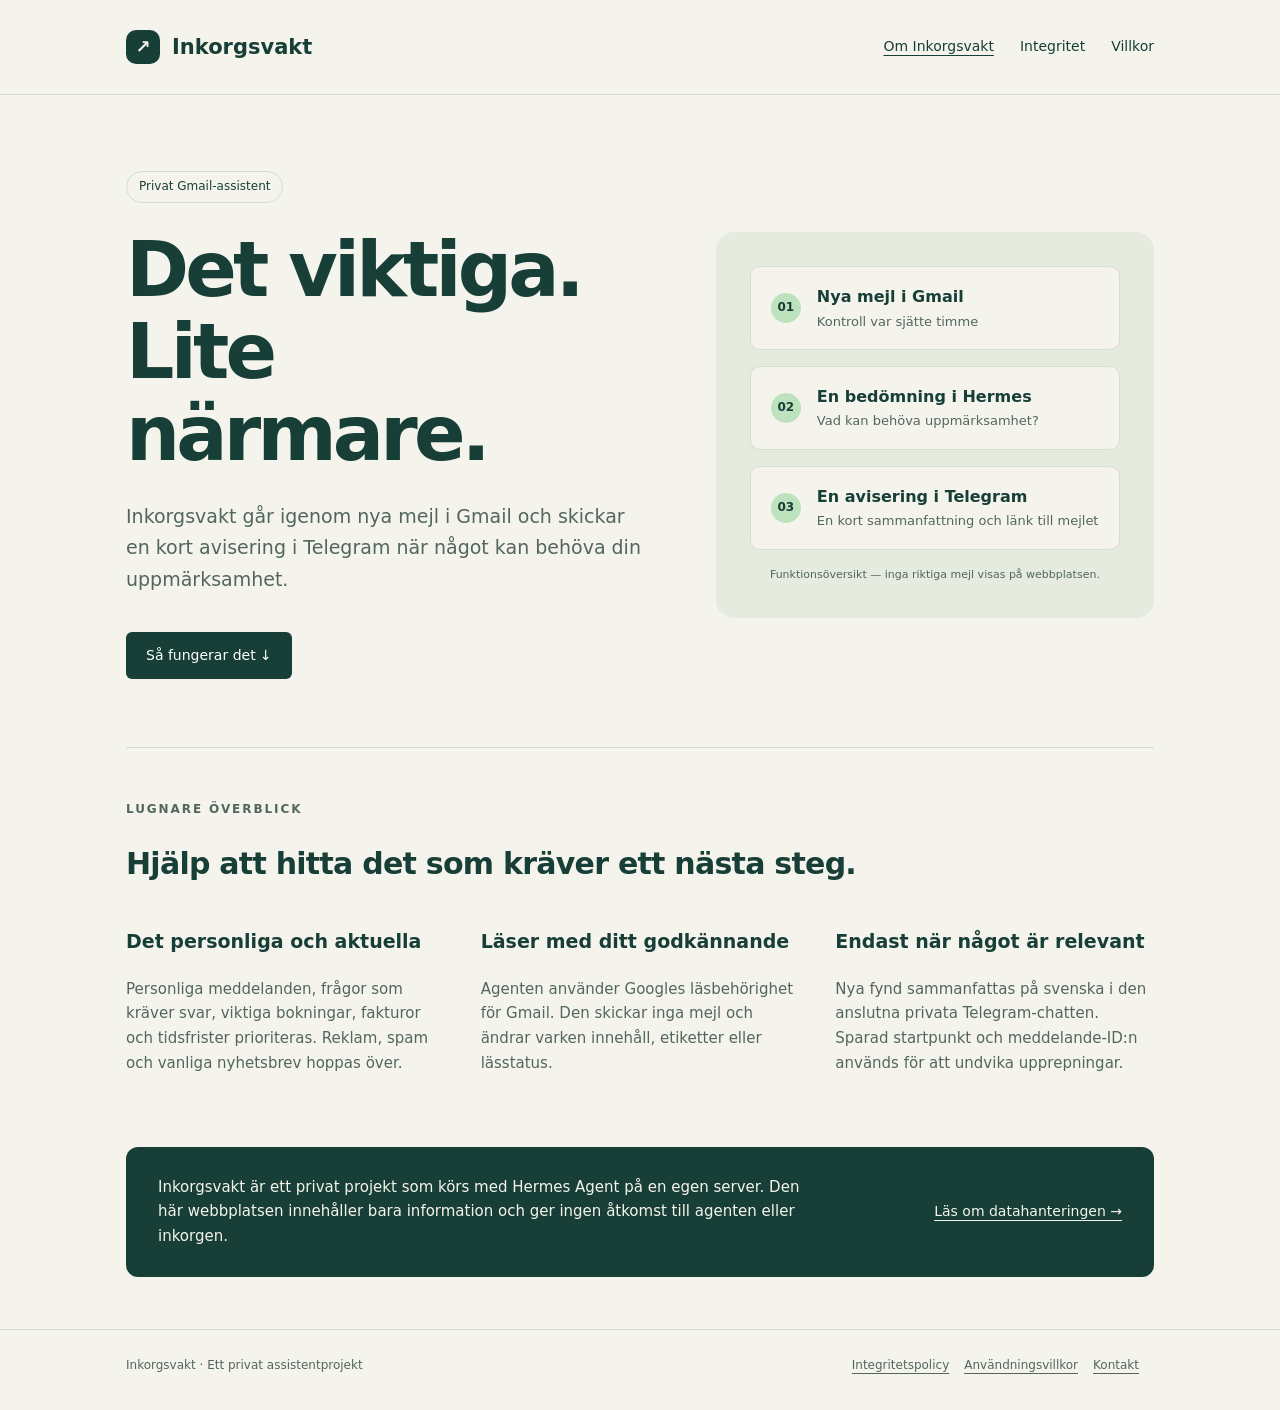
<file: index.html>
<!doctype html><html lang="sv"><head><meta charset="utf-8"><meta name="viewport" content="width=device-width, initial-scale=1"><meta name="description" content="Inkorgsvakt är en privat Gmail-assistent som uppmärksammar viktiga nya mejl via Telegram. Läs om funktion och datahantering."><meta name="theme-color" content="#173f37"><title>Om Inkorgsvakt · Inkorgsvakt</title><link rel="stylesheet" href="style.css"></head><body><a class="skip" href="#main">Hoppa till innehållet</a><header><div class="wrap header"><a class="brand" href="./"><span class="mark" aria-hidden="true">↗</span> Inkorgsvakt</a><nav aria-label="Huvudmeny"><a href="./" aria-current="page">Om Inkorgsvakt</a><a href="integritet.html">Integritet</a><a href="villkor.html">Villkor</a></nav></div></header><main id="main" class="wrap"><section class="hero"><div><span class="pill">Privat Gmail-assistent</span><h1>Det viktiga.<br>Lite närmare.</h1><p class="lead">Inkorgsvakt går igenom nya mejl i Gmail och skickar en kort avisering i Telegram när något kan behöva din uppmärksamhet.</p><a class="button" href="#sa-fungerar-det">Så fungerar det <span aria-hidden="true">↓</span></a></div><div class="visual" aria-label="Flöde: Gmail, bedömning i Hermes och avisering i Telegram"><div class="flow"><span class="num">01</span><div><b>Nya mejl i Gmail</b><small>Kontroll var sjätte timme</small></div></div><div class="flow"><span class="num">02</span><div><b>En bedömning i Hermes</b><small>Vad kan behöva uppmärksamhet?</small></div></div><div class="flow"><span class="num">03</span><div><b>En avisering i Telegram</b><small>En kort sammanfattning och länk till mejlet</small></div></div><p class="visual-caption">Funktionsöversikt — inga riktiga mejl visas på webbplatsen.</p></div></section><section class="section" id="sa-fungerar-det"><p class="eyebrow">Lugnare överblick</p><h2>Hjälp att hitta det som kräver ett nästa steg.</h2><div class="grid"><div><h3>Det personliga och aktuella</h3><p>Personliga meddelanden, frågor som kräver svar, viktiga bokningar, fakturor och tidsfrister prioriteras. Reklam, spam och vanliga nyhetsbrev hoppas över.</p></div><div><h3>Läser med ditt godkännande</h3><p>Agenten använder Googles läsbehörighet för Gmail. Den skickar inga mejl och ändrar varken innehåll, etiketter eller lässtatus.</p></div><div><h3>Endast när något är relevant</h3><p>Nya fynd sammanfattas på svenska i den anslutna privata Telegram-chatten. Sparad startpunkt och meddelande-ID:n används för att undvika upprepningar.</p></div></div></section><aside class="note"><p>Inkorgsvakt är ett privat projekt som körs med Hermes Agent på en egen server. Den här webbplatsen innehåller bara information och ger ingen åtkomst till agenten eller inkorgen.</p><a href="integritet.html">Läs om datahanteringen →</a></aside></main><footer><div class="wrap footer"><span>Inkorgsvakt · Ett privat assistentprojekt</span><div><a href="integritet.html">Integritetspolicy</a><a href="villkor.html">Användningsvillkor</a><a href="https://github.com/perre78/inkorgsvakt/issues">Kontakt</a></div></div></footer></body></html>
</file>
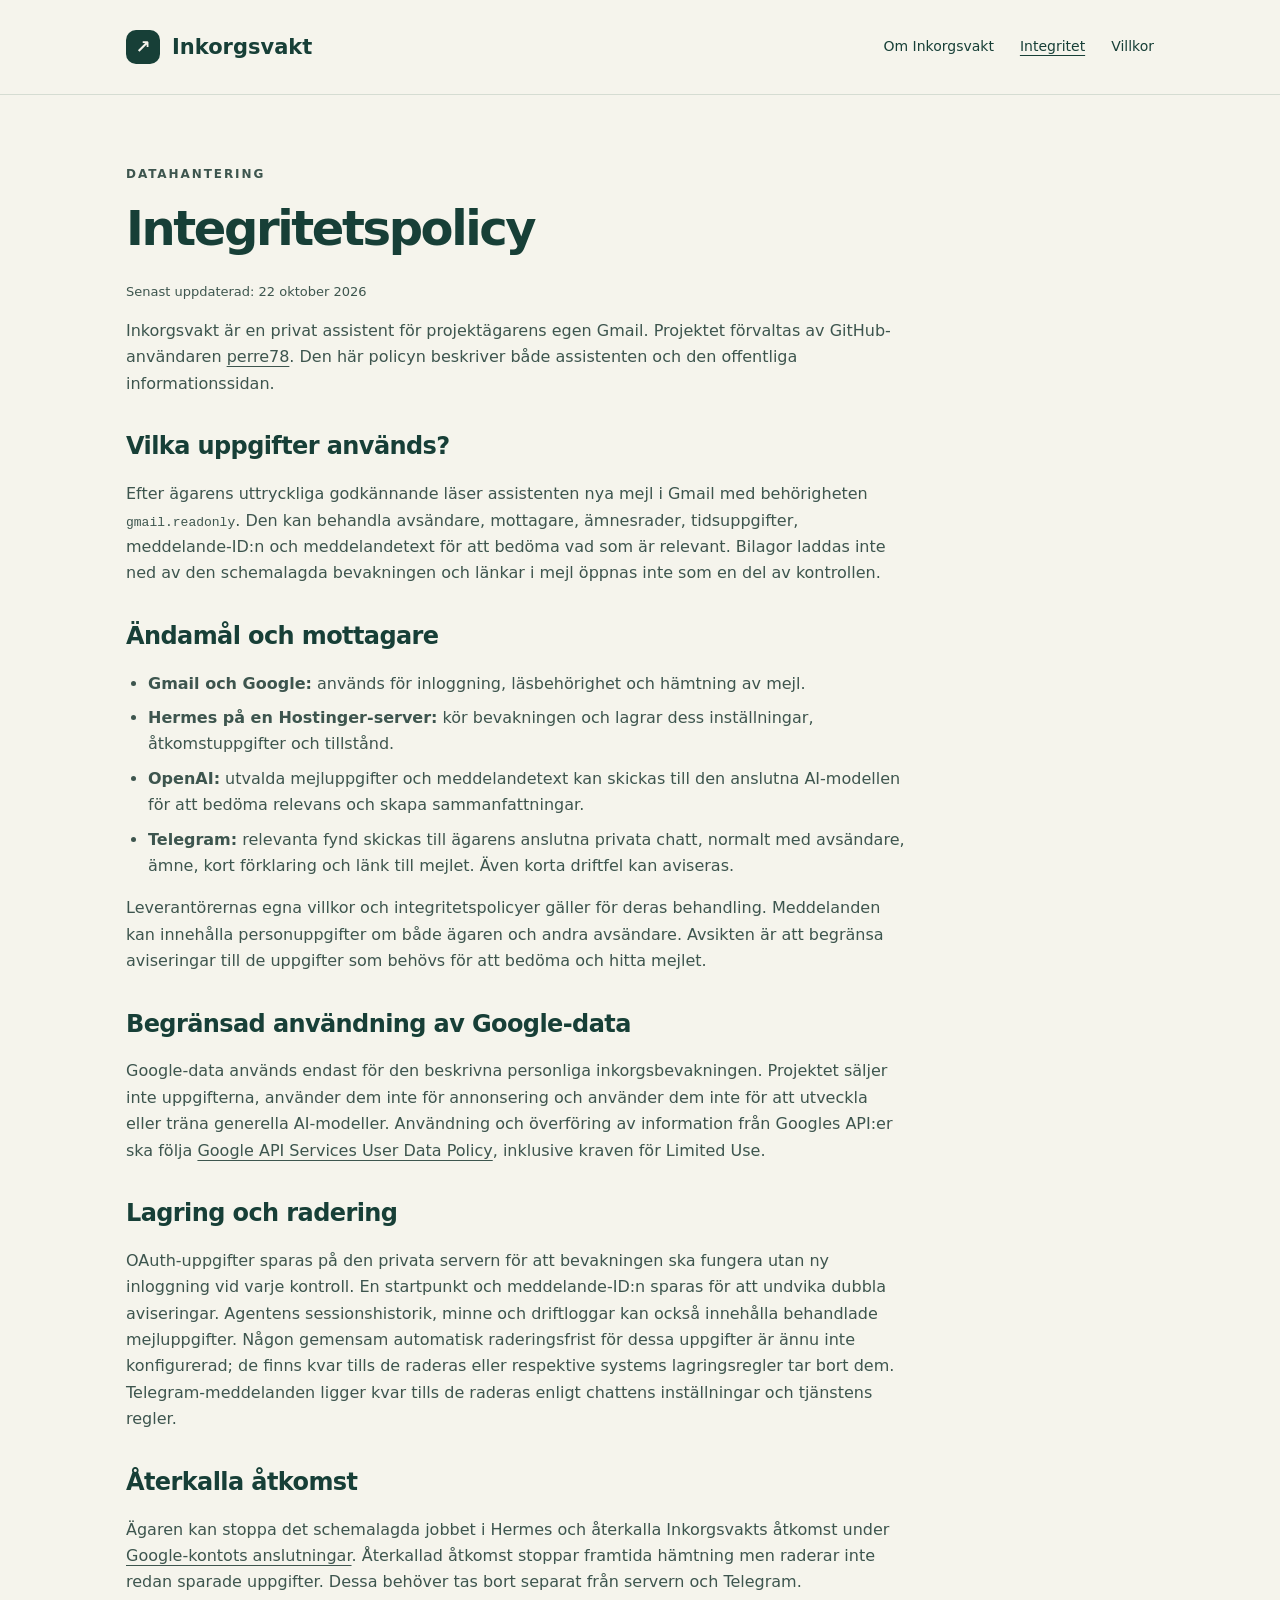
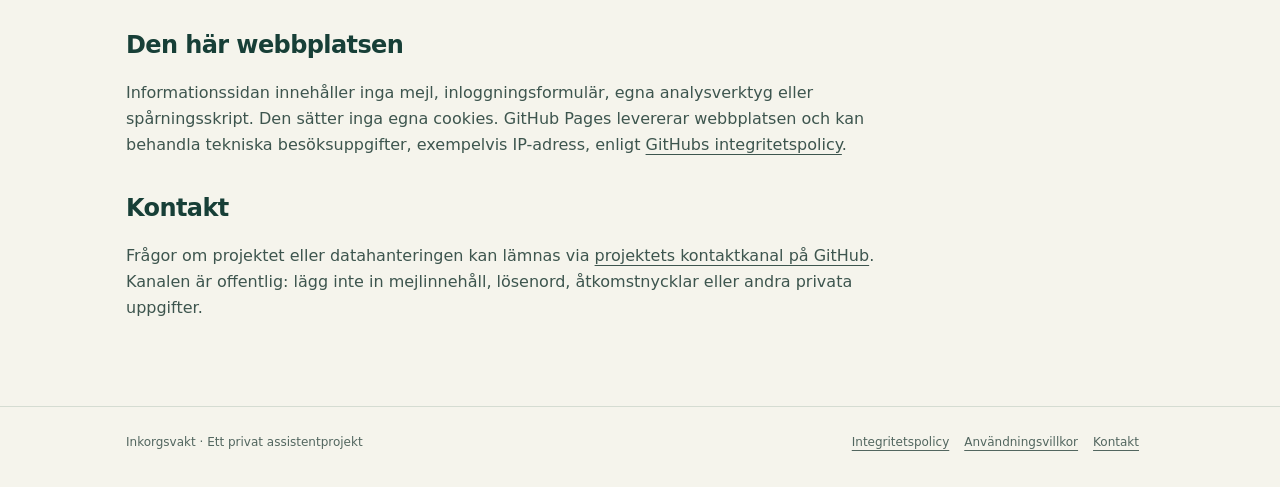
<file: integritet.html>
<!doctype html><html lang="sv"><head><meta charset="utf-8"><meta name="viewport" content="width=device-width, initial-scale=1"><meta name="description" content="Inkorgsvakt är en privat Gmail-assistent som uppmärksammar viktiga nya mejl via Telegram. Läs om funktion och datahantering."><meta name="theme-color" content="#173f37"><title>Integritetspolicy · Inkorgsvakt</title><link rel="stylesheet" href="style.css"></head><body><a class="skip" href="#main">Hoppa till innehållet</a><header><div class="wrap header"><a class="brand" href="./"><span class="mark" aria-hidden="true">↗</span> Inkorgsvakt</a><nav aria-label="Huvudmeny"><a href="./">Om Inkorgsvakt</a><a href="integritet.html" aria-current="page">Integritet</a><a href="villkor.html">Villkor</a></nav></div></header><main id="main" class="wrap"><article class="article"><p class="eyebrow">Datahantering</p><h1>Integritetspolicy</h1><p class="updated">Senast uppdaterad: 22 oktober 2026</p><p>Inkorgsvakt är en privat assistent för projektägarens egen Gmail. Projektet förvaltas av GitHub-användaren <a href="https://github.com/perre78">perre78</a>. Den här policyn beskriver både assistenten och den offentliga informationssidan.</p><h2>Vilka uppgifter används?</h2><p>Efter ägarens uttryckliga godkännande läser assistenten nya mejl i Gmail med behörigheten <code>gmail.readonly</code>. Den kan behandla avsändare, mottagare, ämnesrader, tidsuppgifter, meddelande-ID:n och meddelandetext för att bedöma vad som är relevant. Bilagor laddas inte ned av den schemalagda bevakningen och länkar i mejl öppnas inte som en del av kontrollen.</p><h2>Ändamål och mottagare</h2><ul><li><strong>Gmail och Google:</strong> används för inloggning, läsbehörighet och hämtning av mejl.</li><li><strong>Hermes på en Hostinger-server:</strong> kör bevakningen och lagrar dess inställningar, åtkomstuppgifter och tillstånd.</li><li><strong>OpenAI:</strong> utvalda mejluppgifter och meddelandetext kan skickas till den anslutna AI-modellen för att bedöma relevans och skapa sammanfattningar.</li><li><strong>Telegram:</strong> relevanta fynd skickas till ägarens anslutna privata chatt, normalt med avsändare, ämne, kort förklaring och länk till mejlet. Även korta driftfel kan aviseras.</li></ul><p>Leverantörernas egna villkor och integritetspolicyer gäller för deras behandling. Meddelanden kan innehålla personuppgifter om både ägaren och andra avsändare. Avsikten är att begränsa aviseringar till de uppgifter som behövs för att bedöma och hitta mejlet.</p><h2>Begränsad användning av Google-data</h2><p>Google-data används endast för den beskrivna personliga inkorgsbevakningen. Projektet säljer inte uppgifterna, använder dem inte för annonsering och använder dem inte för att utveckla eller träna generella AI-modeller. Användning och överföring av information från Googles API:er ska följa <a href="https://developers.google.com/terms/api-services-user-data-policy">Google API Services User Data Policy</a>, inklusive kraven för Limited Use.</p><h2>Lagring och radering</h2><p>OAuth-uppgifter sparas på den privata servern för att bevakningen ska fungera utan ny inloggning vid varje kontroll. En startpunkt och meddelande-ID:n sparas för att undvika dubbla aviseringar. Agentens sessionshistorik, minne och driftloggar kan också innehålla behandlade mejluppgifter. Någon gemensam automatisk raderingsfrist för dessa uppgifter är ännu inte konfigurerad; de finns kvar tills de raderas eller respektive systems lagringsregler tar bort dem. Telegram-meddelanden ligger kvar tills de raderas enligt chattens inställningar och tjänstens regler.</p><h2>Återkalla åtkomst</h2><p>Ägaren kan stoppa det schemalagda jobbet i Hermes och återkalla Inkorgsvakts åtkomst under <a href="https://myaccount.google.com/connections">Google-kontots anslutningar</a>. Återkallad åtkomst stoppar framtida hämtning men raderar inte redan sparade uppgifter. Dessa behöver tas bort separat från servern och Telegram.</p><h2>Den här webbplatsen</h2><p>Informationssidan innehåller inga mejl, inloggningsformulär, egna analysverktyg eller spårningsskript. Den sätter inga egna cookies. GitHub Pages levererar webbplatsen och kan behandla tekniska besöksuppgifter, exempelvis IP-adress, enligt <a href="https://docs.github.com/en/site-policy/privacy-policies/github-general-privacy-statement">GitHubs integritetspolicy</a>.</p><h2>Kontakt</h2><p>Frågor om projektet eller datahanteringen kan lämnas via <a href="https://github.com/perre78/inkorgsvakt/issues">projektets kontaktkanal på GitHub</a>. Kanalen är offentlig: lägg inte in mejlinnehåll, lösenord, åtkomstnycklar eller andra privata uppgifter.</p></article></main><footer><div class="wrap footer"><span>Inkorgsvakt · Ett privat assistentprojekt</span><div><a href="integritet.html">Integritetspolicy</a><a href="villkor.html">Användningsvillkor</a><a href="https://github.com/perre78/inkorgsvakt/issues">Kontakt</a></div></div></footer></body></html>
</file>
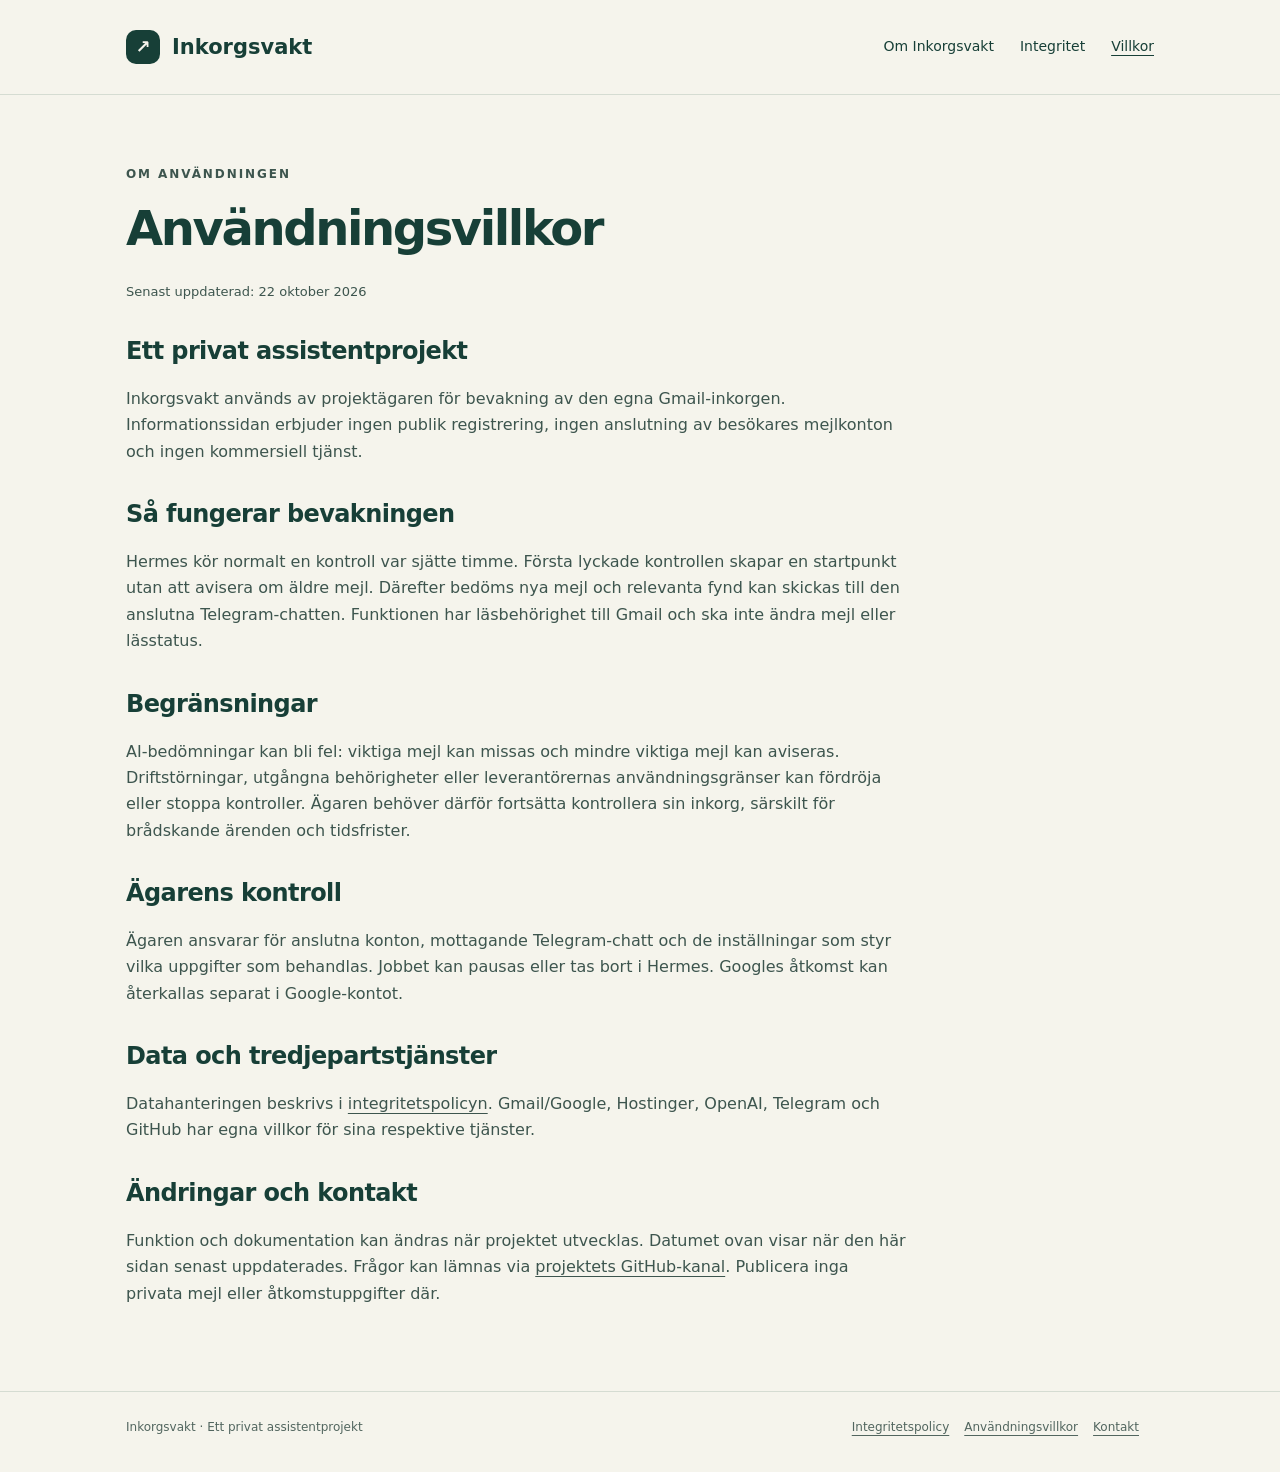
<file: villkor.html>
<!doctype html><html lang="sv"><head><meta charset="utf-8"><meta name="viewport" content="width=device-width, initial-scale=1"><meta name="description" content="Inkorgsvakt är en privat Gmail-assistent som uppmärksammar viktiga nya mejl via Telegram. Läs om funktion och datahantering."><meta name="theme-color" content="#173f37"><title>Användningsvillkor · Inkorgsvakt</title><link rel="stylesheet" href="style.css"></head><body><a class="skip" href="#main">Hoppa till innehållet</a><header><div class="wrap header"><a class="brand" href="./"><span class="mark" aria-hidden="true">↗</span> Inkorgsvakt</a><nav aria-label="Huvudmeny"><a href="./">Om Inkorgsvakt</a><a href="integritet.html">Integritet</a><a href="villkor.html" aria-current="page">Villkor</a></nav></div></header><main id="main" class="wrap"><article class="article"><p class="eyebrow">Om användningen</p><h1>Användningsvillkor</h1><p class="updated">Senast uppdaterad: 22 oktober 2026</p><h2>Ett privat assistentprojekt</h2><p>Inkorgsvakt används av projektägaren för bevakning av den egna Gmail-inkorgen. Informationssidan erbjuder ingen publik registrering, ingen anslutning av besökares mejlkonton och ingen kommersiell tjänst.</p><h2>Så fungerar bevakningen</h2><p>Hermes kör normalt en kontroll var sjätte timme. Första lyckade kontrollen skapar en startpunkt utan att avisera om äldre mejl. Därefter bedöms nya mejl och relevanta fynd kan skickas till den anslutna Telegram-chatten. Funktionen har läsbehörighet till Gmail och ska inte ändra mejl eller lässtatus.</p><h2>Begränsningar</h2><p>AI-bedömningar kan bli fel: viktiga mejl kan missas och mindre viktiga mejl kan aviseras. Driftstörningar, utgångna behörigheter eller leverantörernas användningsgränser kan fördröja eller stoppa kontroller. Ägaren behöver därför fortsätta kontrollera sin inkorg, särskilt för brådskande ärenden och tidsfrister.</p><h2>Ägarens kontroll</h2><p>Ägaren ansvarar för anslutna konton, mottagande Telegram-chatt och de inställningar som styr vilka uppgifter som behandlas. Jobbet kan pausas eller tas bort i Hermes. Googles åtkomst kan återkallas separat i Google-kontot.</p><h2>Data och tredjepartstjänster</h2><p>Datahanteringen beskrivs i <a href="integritet.html">integritetspolicyn</a>. Gmail/Google, Hostinger, OpenAI, Telegram och GitHub har egna villkor för sina respektive tjänster.</p><h2>Ändringar och kontakt</h2><p>Funktion och dokumentation kan ändras när projektet utvecklas. Datumet ovan visar när den här sidan senast uppdaterades. Frågor kan lämnas via <a href="https://github.com/perre78/inkorgsvakt/issues">projektets GitHub-kanal</a>. Publicera inga privata mejl eller åtkomstuppgifter där.</p></article></main><footer><div class="wrap footer"><span>Inkorgsvakt · Ett privat assistentprojekt</span><div><a href="integritet.html">Integritetspolicy</a><a href="villkor.html">Användningsvillkor</a><a href="https://github.com/perre78/inkorgsvakt/issues">Kontakt</a></div></div></footer></body></html>
</file>
<file: style.css>
:root{--bg:#f5f4ec;--ink:#173f37;--muted:#52665f;--line:#d5dcd2;--accent:#bde2bd}*{box-sizing:border-box}html{scroll-behavior:smooth}body{margin:0;background:var(--bg);color:var(--ink);font-family:system-ui,-apple-system,BlinkMacSystemFont,"Segoe UI",sans-serif;line-height:1.65}a{color:inherit;text-underline-offset:4px}a:hover{text-decoration-thickness:2px}a:focus-visible{outline:3px solid #397b58;outline-offset:5px}.wrap{max-width:1100px;margin:auto;padding:0 36px}header{border-bottom:1px solid var(--line)}.header{display:flex;align-items:center;justify-content:space-between;gap:24px;min-height:94px}.brand{font-size:21px;font-weight:750;text-decoration:none;display:flex;align-items:center;gap:12px}.mark{width:34px;height:34px;background:var(--ink);color:var(--bg);border-radius:10px;display:grid;place-items:center;font-size:18px}nav{display:flex;gap:26px;flex-wrap:wrap}nav a{font-size:14px;text-decoration:none}nav a[aria-current=page]{text-decoration:underline}.eyebrow{text-transform:uppercase;letter-spacing:.16em;font-size:12px;font-weight:700;color:var(--muted)}.hero{padding:76px 0 68px;display:grid;grid-template-columns:1.2fr 1fr;gap:64px;align-items:center}h1{font-size:clamp(42px,6vw,76px);line-height:1.08;letter-spacing:-.05em;font-weight:600;margin:18px 0 26px}h2{font-size:30px;letter-spacing:-.025em;line-height:1.25;font-weight:600}h3{font-size:19px;font-weight:650}.lead{font-size:19px;color:var(--muted);max-width:570px}.pill{display:inline-block;font-size:12px;padding:5px 12px;border:1px solid var(--line);border-radius:30px;margin-bottom:8px}.button{display:inline-block;background:var(--ink);color:white;border-radius:6px;padding:12px 20px;margin-top:18px;text-decoration:none;font-size:14px}.visual{background:#e5ebdf;border-radius:18px;padding:34px;min-height:320px;display:flex;flex-direction:column;justify-content:center;gap:16px}.flow{display:flex;align-items:center;gap:16px;padding:17px 20px;background:var(--bg);border:1px solid #d6dfcf;border-radius:10px}.flow b{font-size:16px}.flow small{display:block;font-size:13px;color:var(--muted)}.num{width:30px;height:30px;border-radius:50%;background:var(--accent);display:grid;place-items:center;font-size:12px;font-weight:700;flex-shrink:0}.visual-caption{font-size:11px;color:var(--muted);margin:0;text-align:center}.section{padding:40px 0 56px;border-top:1px solid var(--line)}.grid{display:grid;grid-template-columns:repeat(3,1fr);gap:36px}.grid p{font-size:15px;color:var(--muted)}.note{background:var(--ink);color:var(--bg);border-radius:12px;padding:28px 32px;display:flex;gap:40px;align-items:center;justify-content:space-between;margin-bottom:52px}.note p{margin:0;max-width:670px;font-size:15px}.note a{white-space:nowrap;font-size:14px}.article{max-width:780px;padding:58px 0 68px}.article h1{font-size:48px}.article h2{font-size:24px;margin-top:34px}.article p,.article li{color:#3d554e}.article li{margin-bottom:8px}.article ul{padding-left:22px}.updated{font-size:13px;color:var(--muted)}footer{border-top:1px solid var(--line);padding:26px 0 34px;font-size:12px;color:var(--muted)}.footer{display:flex;justify-content:space-between;gap:20px;flex-wrap:wrap}.footer a{margin-right:15px}.skip{position:absolute;left:20px;top:-100px;background:white;padding:10px;z-index:2}.skip:focus{top:10px}@media(max-width:760px){.wrap{padding:0 22px}.header{padding:20px 0;align-items:flex-start;flex-direction:column;gap:12px}nav{gap:20px}.hero{padding:42px 0;grid-template-columns:1fr;gap:32px}h1{font-size:52px}.lead{font-size:17px}.visual{padding:22px;min-height:0}.grid{grid-template-columns:1fr;gap:4px}.note{display:block;padding:24px}.note a{display:inline-block;margin-top:15px}.article{padding-top:36px}.article h1{font-size:38px}}@media(prefers-reduced-motion:reduce){html{scroll-behavior:auto}}
</file>
